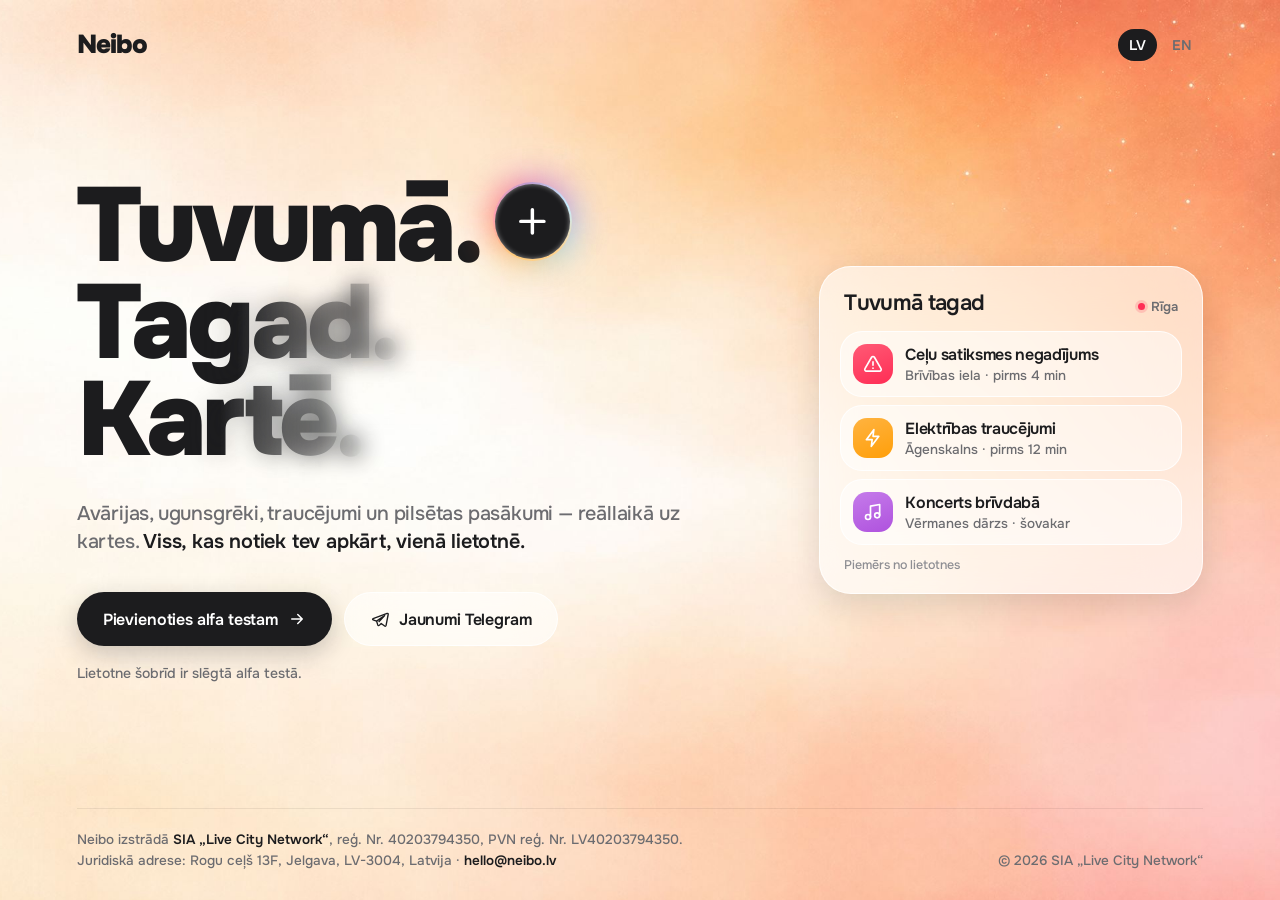
<file: index.html>
<!DOCTYPE html>
<html lang="lv">
<head>
<meta charset="UTF-8">
<meta name="viewport" content="width=device-width, initial-scale=1.0, viewport-fit=cover">
<title>Neibo — Latvijas notikumu karte reāllaikā</title>
<meta name="description" content="Avārijas, ugunsgrēki, traucējumi un pilsētas pasākumi reāllaikā uz kartes. Neibo izstrādā SIA „Live City Network“.">
<link rel="canonical" href="https://neibo.lv/">
<link rel="alternate" hreflang="lv" href="https://neibo.lv/">
<link rel="alternate" hreflang="en" href="https://neibo.lv/en/">
<meta property="og:type" content="website">
<meta property="og:title" content="Neibo — Latvijas notikumu karte reāllaikā">
<meta property="og:description" content="Viss, kas notiek tev apkārt, vienā lietotnē.">
<meta property="og:image" content="https://neibo.lv/assets/dawn-1200.jpg">
<meta name="theme-color" content="#FBE7D6">
<link rel="icon" href="icon.png">
<link rel="preload" href="assets/fonts/onest-latin-900-normal.woff2" as="font" type="font/woff2" crossorigin>
<link rel="stylesheet" href="assets/site.css">
</head>
<body>
<div class="page">

  <header class="top">
    <a class="wordmark" href="./">Neibo</a>
    <nav class="lang" aria-label="Valoda">
      <span aria-current="page">LV</span>
      <a href="en/" hreflang="en" lang="en">EN</a>
    </nav>
  </header>

  <main class="hero">
    <div>
      <h1>
        <span class="ln">Tuvumā.<span class="plus" aria-hidden="true"><span class="halo"></span><span class="rim"></span><span class="core"><svg viewBox="0 0 24 24" fill="none" stroke="#fff" stroke-width="2.4" stroke-linecap="round"><path d="M12 4v16M4 12h16"/></svg></span></span></span>
        <span class="ln fade" data-t="Tagad."><span class="s">Tagad.</span></span>
        <span class="ln fade" data-t="Kartē."><span class="s">Kartē.</span></span>
      </h1>
      <p class="lead">Avārijas, ugunsgrēki, traucējumi un pilsētas pasākumi — reāllaikā uz kartes. <strong>Viss, kas notiek tev apkārt, vienā lietotnē.</strong></p>
      <div class="actions">
        <a class="btn btn-primary" href="join/">Pievienoties alfa testam
          <svg viewBox="0 0 24 24" fill="none" stroke="currentColor" stroke-width="2" stroke-linecap="round" stroke-linejoin="round" aria-hidden="true"><path d="M5 12h14M13 6l6 6-6 6"/></svg></a>
        <a class="btn btn-glass" href="https://t.me/neibo_app">
          <svg viewBox="0 0 24 24" fill="none" stroke="currentColor" stroke-width="1.8" stroke-linejoin="round" aria-hidden="true"><path d="M21.5 4.5 2.8 11.4c-.9.3-.9 1.6 0 1.9l4.6 1.5 1.7 5.3c.3.8 1.3 1 1.9.4l2.6-2.5 4.6 3.4c.7.5 1.7.1 1.9-.8L22.9 6c.2-1-.5-1.8-1.4-1.5Z"/><path d="m7.4 14.8 10.8-7.3-8 8.6"/></svg>
          Jaunumi Telegram</a>
      </div>
      <p class="note">Lietotne šobrīd ir slēgtā alfa testā.</p>
    </div>

    <aside class="card" aria-label="Piemērs no lietotnes">
      <div class="card-head">
        <span class="card-title">Tuvumā tagad</span>
        <span class="live">Rīga</span>
      </div>
      <ul class="items">
        <li class="item">
          <span class="icon i-red"><svg viewBox="0 0 24 24" fill="none" stroke="currentColor" stroke-width="2" stroke-linecap="round" stroke-linejoin="round" aria-hidden="true"><path d="M10.3 3.9 2.4 17.6A2 2 0 0 0 4.1 20.6h15.8a2 2 0 0 0 1.7-3L13.7 3.9a2 2 0 0 0-3.4 0Z"/><path d="M12 9.5v4M12 17h.01"/></svg></span>
          <span><span class="item-title">Ceļu satiksmes negadījums</span><span class="item-meta">Brīvības iela · pirms 4 min</span></span>
        </li>
        <li class="item">
          <span class="icon i-amber"><svg viewBox="0 0 24 24" fill="none" stroke="currentColor" stroke-width="2" stroke-linecap="round" stroke-linejoin="round" aria-hidden="true"><path d="M13 2 4 14h7l-1 8 9-12h-7l1-8Z"/></svg></span>
          <span><span class="item-title">Elektrības traucējumi</span><span class="item-meta">Āgenskalns · pirms 12 min</span></span>
        </li>
        <li class="item">
          <span class="icon i-violet"><svg viewBox="0 0 24 24" fill="none" stroke="currentColor" stroke-width="2" stroke-linecap="round" stroke-linejoin="round" aria-hidden="true"><path d="M9 18V5l11-2v13"/><circle cx="6" cy="18" r="3"/><circle cx="17" cy="16" r="3"/></svg></span>
          <span><span class="item-title">Koncerts brīvdabā</span><span class="item-meta">Vērmanes dārzs · šovakar</span></span>
        </li>
      </ul>
      <p class="card-foot">Piemērs no lietotnes</p>
    </aside>
  </main>

  <footer class="foot">
    <p>Neibo izstrādā <b>SIA „Live City Network“</b>, reģ. Nr. 40203794350, PVN reģ. Nr. LV40203794350.<br>
      Juridiskā adrese: Rogu ceļš 13F, Jelgava, LV-3004, Latvija · <a href="mailto:hello@neibo.lv">hello@neibo.lv</a></p>
    <p>© 2026 SIA „Live City Network“</p>
  </footer>

</div>
</body>
</html>
</file>
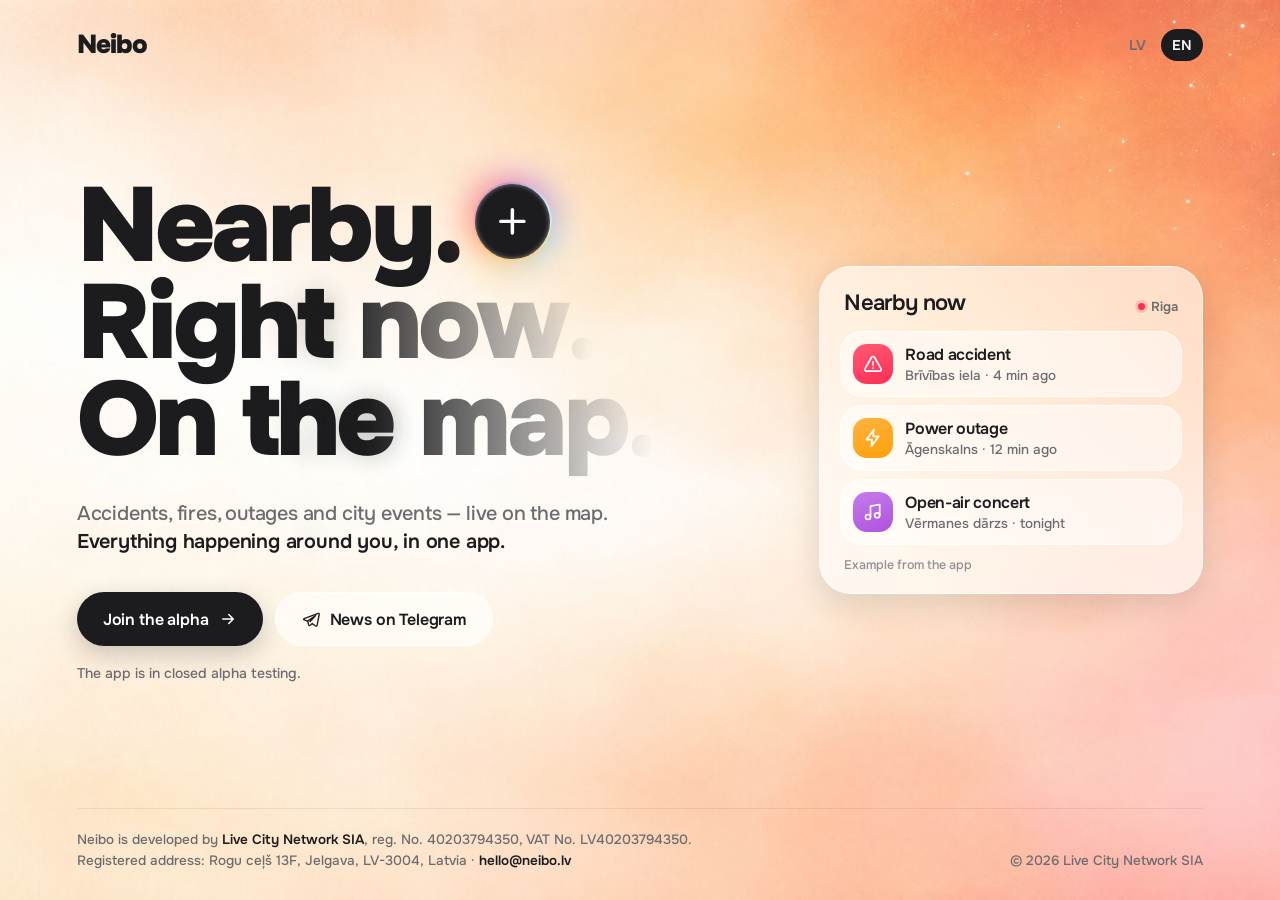
<file: en/index.html>
<!DOCTYPE html>
<html lang="en">
<head>
<meta charset="UTF-8">
<meta name="viewport" content="width=device-width, initial-scale=1.0, viewport-fit=cover">
<title>Neibo — live map of what’s happening in Latvia</title>
<meta name="description" content="Accidents, fires, outages and city events, live on the map. Neibo is developed by Live City Network SIA.">
<link rel="canonical" href="https://neibo.lv/en/">
<link rel="alternate" hreflang="lv" href="https://neibo.lv/">
<link rel="alternate" hreflang="en" href="https://neibo.lv/en/">
<meta property="og:type" content="website">
<meta property="og:title" content="Neibo — live map of what’s happening in Latvia">
<meta property="og:description" content="Everything happening around you, in one app.">
<meta property="og:image" content="https://neibo.lv/assets/dawn-1200.jpg">
<meta name="theme-color" content="#FBE7D6">
<link rel="icon" href="../icon.png">
<link rel="preload" href="../assets/fonts/onest-latin-900-normal.woff2" as="font" type="font/woff2" crossorigin>
<link rel="stylesheet" href="../assets/site.css">
</head>
<body>
<div class="page">

  <header class="top">
    <a class="wordmark" href="./">Neibo</a>
    <nav class="lang" aria-label="Language">
      <a href="../" hreflang="lv" lang="lv">LV</a>
      <span aria-current="page">EN</span>
    </nav>
  </header>

  <main class="hero">
    <div>
      <h1>
        <span class="ln">Nearby.<span class="plus" aria-hidden="true"><span class="halo"></span><span class="rim"></span><span class="core"><svg viewBox="0 0 24 24" fill="none" stroke="#fff" stroke-width="2.4" stroke-linecap="round"><path d="M12 4v16M4 12h16"/></svg></span></span></span>
        <span class="ln fade" data-t="Right now."><span class="s">Right now.</span></span>
        <span class="ln fade" data-t="On the map."><span class="s">On the map.</span></span>
      </h1>
      <p class="lead">Accidents, fires, outages and city events — live on the map. <strong>Everything happening around you, in one app.</strong></p>
      <div class="actions">
        <a class="btn btn-primary" href="../join/">Join the alpha
          <svg viewBox="0 0 24 24" fill="none" stroke="currentColor" stroke-width="2" stroke-linecap="round" stroke-linejoin="round" aria-hidden="true"><path d="M5 12h14M13 6l6 6-6 6"/></svg></a>
        <a class="btn btn-glass" href="https://t.me/neibo_app">
          <svg viewBox="0 0 24 24" fill="none" stroke="currentColor" stroke-width="1.8" stroke-linejoin="round" aria-hidden="true"><path d="M21.5 4.5 2.8 11.4c-.9.3-.9 1.6 0 1.9l4.6 1.5 1.7 5.3c.3.8 1.3 1 1.9.4l2.6-2.5 4.6 3.4c.7.5 1.7.1 1.9-.8L22.9 6c.2-1-.5-1.8-1.4-1.5Z"/><path d="m7.4 14.8 10.8-7.3-8 8.6"/></svg>
          News on Telegram</a>
      </div>
      <p class="note">The app is in closed alpha testing.</p>
    </div>

    <aside class="card" aria-label="Example from the app">
      <div class="card-head">
        <span class="card-title">Nearby now</span>
        <span class="live">Riga</span>
      </div>
      <ul class="items">
        <li class="item">
          <span class="icon i-red"><svg viewBox="0 0 24 24" fill="none" stroke="currentColor" stroke-width="2" stroke-linecap="round" stroke-linejoin="round" aria-hidden="true"><path d="M10.3 3.9 2.4 17.6A2 2 0 0 0 4.1 20.6h15.8a2 2 0 0 0 1.7-3L13.7 3.9a2 2 0 0 0-3.4 0Z"/><path d="M12 9.5v4M12 17h.01"/></svg></span>
          <span><span class="item-title">Road accident</span><span class="item-meta">Brīvības iela · 4 min ago</span></span>
        </li>
        <li class="item">
          <span class="icon i-amber"><svg viewBox="0 0 24 24" fill="none" stroke="currentColor" stroke-width="2" stroke-linecap="round" stroke-linejoin="round" aria-hidden="true"><path d="M13 2 4 14h7l-1 8 9-12h-7l1-8Z"/></svg></span>
          <span><span class="item-title">Power outage</span><span class="item-meta">Āgenskalns · 12 min ago</span></span>
        </li>
        <li class="item">
          <span class="icon i-violet"><svg viewBox="0 0 24 24" fill="none" stroke="currentColor" stroke-width="2" stroke-linecap="round" stroke-linejoin="round" aria-hidden="true"><path d="M9 18V5l11-2v13"/><circle cx="6" cy="18" r="3"/><circle cx="17" cy="16" r="3"/></svg></span>
          <span><span class="item-title">Open-air concert</span><span class="item-meta">Vērmanes dārzs · tonight</span></span>
        </li>
      </ul>
      <p class="card-foot">Example from the app</p>
    </aside>
  </main>

  <footer class="foot">
    <p>Neibo is developed by <b>Live City Network SIA</b>, reg. No. 40203794350, VAT No. LV40203794350.<br>
      Registered address: Rogu ceļš 13F, Jelgava, LV-3004, Latvia · <a href="mailto:hello@neibo.lv">hello@neibo.lv</a></p>
    <p>© 2026 Live City Network SIA</p>
  </footer>

</div>
</body>
</html>
</file>
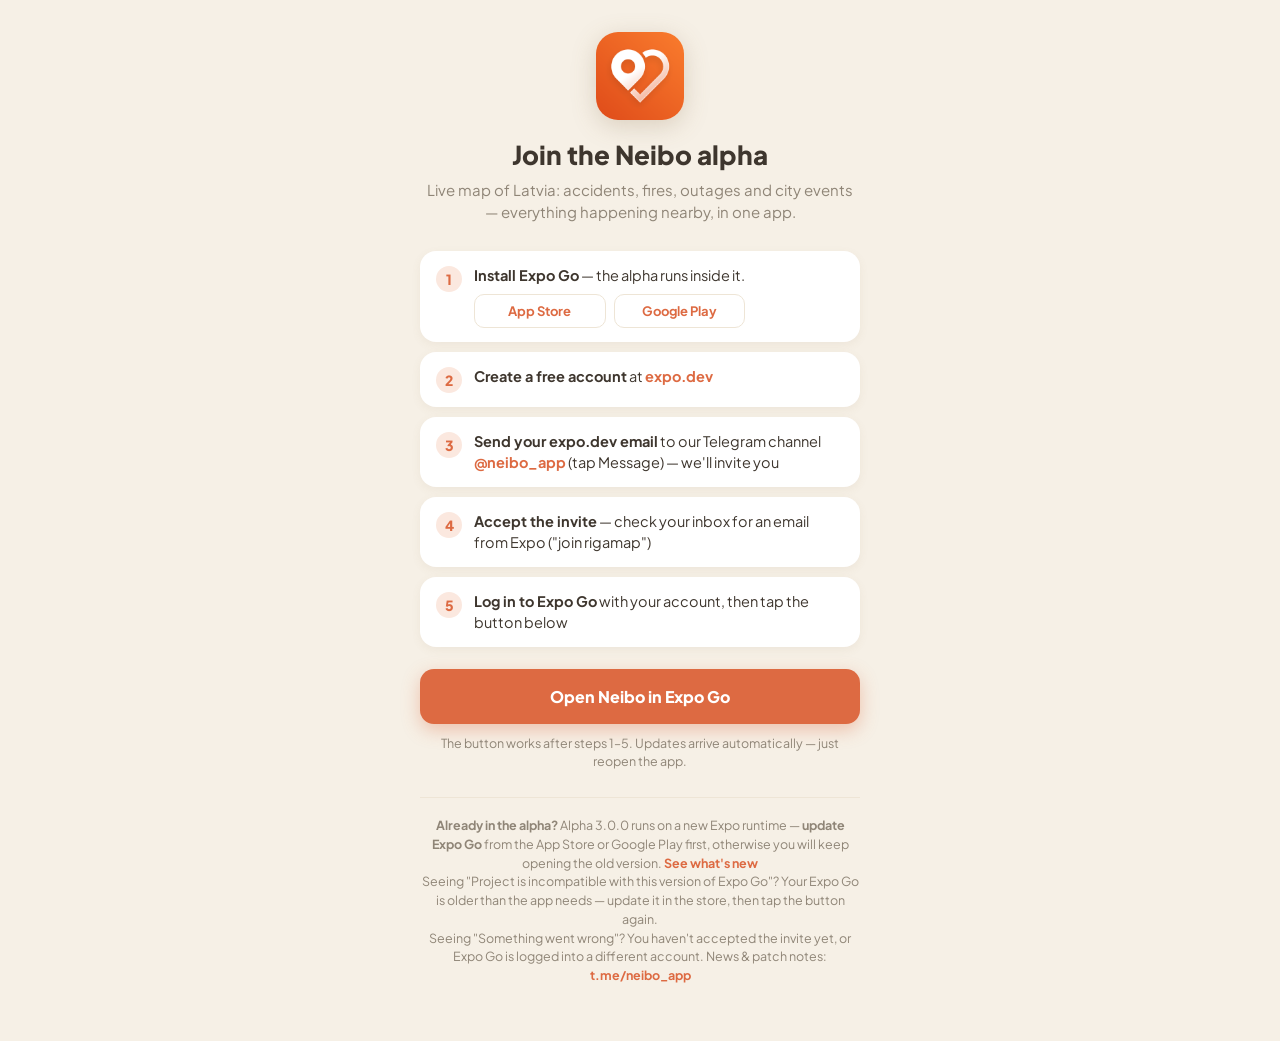
<file: join/index.html>
<!DOCTYPE html>
<html lang="en">
<head>
<meta charset="UTF-8">
<meta name="viewport" content="width=device-width, initial-scale=1.0">
<title>Join the Neibo alpha</title>
<meta name="description" content="Neibo — live map of Latvia. Join the closed alpha test.">
<meta property="og:title" content="Join the Neibo alpha">
<meta property="og:description" content="Live map of Latvia: accidents, fires, outages and city events — in one app.">
<meta property="og:image" content="https://neibo.lv/icon.png">
<link rel="icon" href="../icon.png">
<link rel="preconnect" href="https://fonts.googleapis.com">
<link rel="preconnect" href="https://fonts.gstatic.com" crossorigin>
<link href="https://fonts.googleapis.com/css2?family=Plus+Jakarta+Sans:wght@500;700;800&display=swap" rel="stylesheet">
<style>
  :root {
    --bg: #F6F0E6; --surface: #FFFFFF; --line: #EEE5D6;
    --primary: #DD6A42; --primary-dark: #C25735;
    --text: #3E362E; --text-mid: #8F8577;
  }
  * { margin: 0; padding: 0; box-sizing: border-box; }
  body {
    font-family: 'Plus Jakarta Sans', -apple-system, system-ui, sans-serif;
    background: var(--bg); color: var(--text);
    display: flex; justify-content: center; padding: 32px 20px 56px;
  }
  .wrap { width: 100%; max-width: 440px; }
  .logo { width: 88px; height: 88px; border-radius: 22px; display: block; margin: 0 auto 18px; box-shadow: 0 6px 24px rgba(138,110,75,.25); }
  h1 { font-size: 26px; font-weight: 800; text-align: center; }
  .sub { text-align: center; color: var(--text-mid); font-size: 15px; margin: 8px 0 28px; line-height: 1.45; }
  .step {
    background: var(--surface); border-radius: 16px; padding: 14px 16px;
    display: flex; gap: 12px; align-items: flex-start; margin-bottom: 10px;
    box-shadow: 0 3px 10px rgba(138,110,75,.08);
  }
  .num {
    flex: none; width: 26px; height: 26px; border-radius: 50%;
    background: #FBE8DF; color: var(--primary); font-weight: 800; font-size: 14px;
    display: flex; align-items: center; justify-content: center; margin-top: 1px;
  }
  .step p { font-size: 14.5px; line-height: 1.45; }
  .step a { color: var(--primary); font-weight: 700; text-decoration: none; }
  .stores { display: flex; gap: 8px; margin-top: 8px; }
  .store {
    flex: 1; text-align: center; font-size: 13px; font-weight: 700;
    border: 1.5px solid var(--line); border-radius: 10px; padding: 8px 4px;
    color: var(--text); text-decoration: none;
  }
  .cta {
    display: block; text-align: center; background: var(--primary); color: #fff;
    font-size: 16px; font-weight: 800; text-decoration: none;
    border-radius: 14px; padding: 17px 16px; margin: 22px 0 10px;
    box-shadow: 0 6px 18px rgba(221,106,66,.35);
  }
  .cta:active { background: var(--primary-dark); }
  .hint { text-align: center; color: var(--text-mid); font-size: 12.5px; line-height: 1.5; }
  .hint a { color: var(--primary); font-weight: 700; text-decoration: none; }
  .divider { border: none; border-top: 1px solid var(--line); margin: 26px 0 18px; }
</style>
</head>
<body>
<div class="wrap">
  <img class="logo" src="../icon.png" alt="Neibo logo">
  <h1>Join the Neibo alpha</h1>
  <p class="sub">Live map of Latvia: accidents, fires, outages and city events — everything happening nearby, in one app.</p>

  <!-- ВАЖНО: в ссылке CTA ниже жёстко прописан runtime-version. Его надо
       менять при КАЖДОМ подъёме мажорной версии Expo SDK, иначе Expo Go
       запросит обновление под старый рантайм и покажет «Project is
       incompatible with this version of Expo Go». Сейчас: exposdk:58.0.0
       (Alpha 4.1.0, 01.11.2026). -->
  <div class="step"><div class="num">1</div>
    <div>
      <p><b>Install Expo Go</b> — the alpha runs inside it.</p>
      <div class="stores">
        <a class="store" href="https://apps.apple.com/app/expo-go/id982107779">App Store</a>
        <a class="store" href="https://play.google.com/store/apps/details?id=host.exp.exponent">Google Play</a>
      </div>
    </div>
  </div>

  <div class="step"><div class="num">2</div>
    <p><b>Create a free account</b> at <a href="https://expo.dev/signup">expo.dev</a></p>
  </div>

  <div class="step"><div class="num">3</div>
    <p><b>Send your expo.dev email</b> to our Telegram channel <a href="https://t.me/neibo_app">@neibo_app</a> (tap Message) — we'll invite you</p>
  </div>

  <div class="step"><div class="num">4</div>
    <p><b>Accept the invite</b> — check your inbox for an email from Expo ("join rigamap")</p>
  </div>

  <div class="step"><div class="num">5</div>
    <p><b>Log in to Expo Go</b> with your account, then tap the button below</p>
  </div>

  <a class="cta" href="exp://u.expo.dev/bff3cc4e-3219-47c0-972f-e19bb8d88619?channel-name=preview&amp;runtime-version=exposdk:58.0.0">Open Neibo in Expo Go</a>
  <p class="hint">The button works after steps 1–5. Updates arrive automatically — just reopen the app.</p>

  <hr class="divider">
  <p class="hint"><b>Already in the alpha?</b> Alpha 3.0.0 runs on a new Expo runtime — <b>update Expo Go</b> from the App Store or Google Play first, otherwise you will keep opening the old version. <a href="../changelog.html">See what's new</a></p>
  <p class="hint">Seeing "Project is incompatible with this version of Expo Go"? Your Expo Go is older than the app needs — update it in the store, then tap the button again.</p>
  <p class="hint">Seeing "Something went wrong"? You haven't accepted the invite yet, or Expo Go is logged into a different account. News &amp; patch notes: <a href="https://t.me/neibo_app">t.me/neibo_app</a></p>
</div>
</body>
</html>
</file>
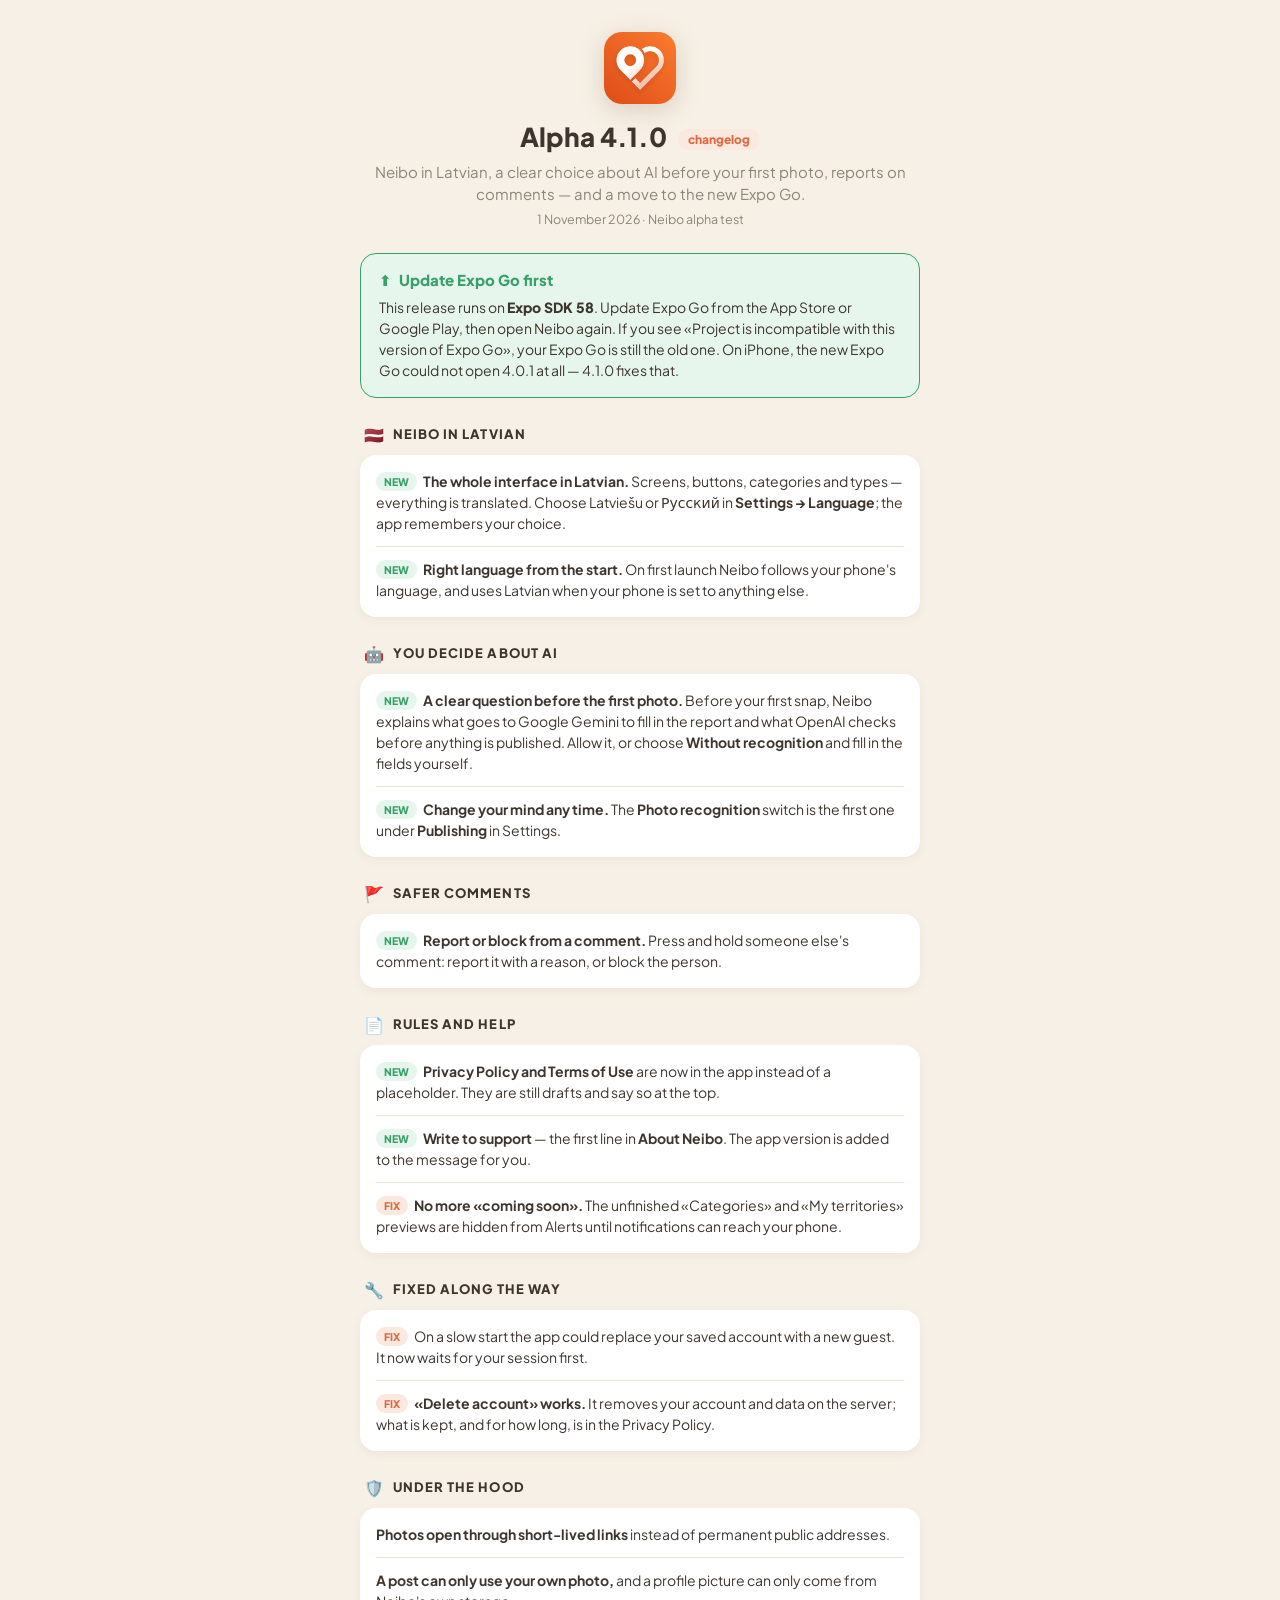
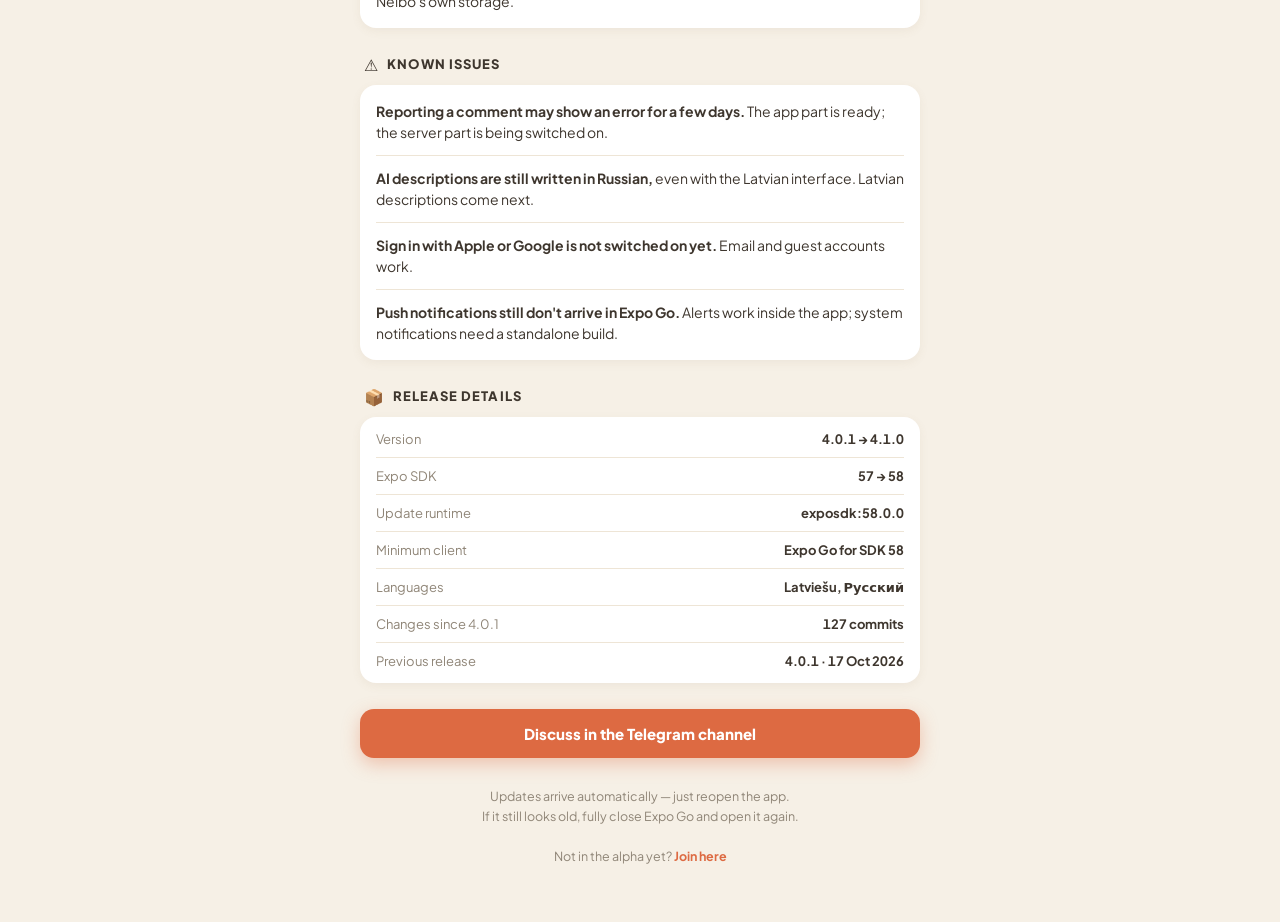
<file: changelog.html>
<!DOCTYPE html>
<html lang="en">
<head>
<meta charset="UTF-8">
<meta name="viewport" content="width=device-width, initial-scale=1.0">
<title>Neibo — Alpha 4.1.0 changelog</title>
<meta name="description" content="Everything new in Neibo Alpha 4.1.0 — full changelog.">
<meta property="og:title" content="Neibo Alpha 4.1.0 — full changelog">
<meta property="og:description" content="Report in one press with AI, a map that reads like Bolt, new categories, Places, replies in comments and saved guest accounts.">
<meta property="og:image" content="https://et3r9ity.github.io/neibo/icon.png">
<link rel="icon" href="icon.png">
<link rel="preconnect" href="https://fonts.googleapis.com">
<link rel="preconnect" href="https://fonts.gstatic.com" crossorigin>
<link href="https://fonts.googleapis.com/css2?family=Plus+Jakarta+Sans:wght@500;600;700;800&display=swap" rel="stylesheet">
<style>
  :root {
    --bg: #F6F0E6; --surface: #FFFFFF; --line: #EEE5D6;
    --primary: #DD6A42; --primary-dark: #C25735; --primary-soft: #FBE8DF;
    --green: #38A169; --green-soft: #E6F6EC;
    --text: #3E362E; --text-mid: #8F8577;
  }
  * { margin: 0; padding: 0; box-sizing: border-box; }
  body {
    font-family: 'Plus Jakarta Sans', -apple-system, system-ui, sans-serif;
    background: var(--bg); color: var(--text);
    display: flex; justify-content: center; padding: 32px 20px 56px;
  }
  .wrap { width: 100%; max-width: 560px; }
  .logo { width: 72px; height: 72px; border-radius: 18px; display: block; margin: 0 auto 16px; box-shadow: 0 6px 24px rgba(138,110,75,.25); }
  h1 { font-size: 26px; font-weight: 800; text-align: center; }
  .sub { text-align: center; color: var(--text-mid); font-size: 15px; margin: 8px 0 6px; line-height: 1.45; }
  .date { text-align: center; color: var(--text-mid); font-size: 12.5px; margin-bottom: 26px; }
  .badge {
    display: inline-block; background: var(--primary-soft); color: var(--primary);
    font-size: 12px; font-weight: 800; border-radius: 999px; padding: 3px 10px;
    vertical-align: middle; margin-left: 6px;
  }
  h2 {
    font-size: 13px; font-weight: 800; letter-spacing: .08em; text-transform: uppercase;
    color: var(--text); margin: 26px 4px 10px; display: flex; align-items: center; gap: 8px;
  }
  h2 .emoji { font-size: 16px; }
  .card {
    background: var(--surface); border-radius: 16px; padding: 4px 16px;
    box-shadow: 0 3px 10px rgba(138,110,75,.08);
  }
  .item { padding: 12px 0; border-bottom: 1px solid var(--line); }
  .item:last-child { border-bottom: none; }
  .item b { font-weight: 700; }
  .item p { font-size: 14px; line-height: 1.5; color: var(--text); }
  .item .more { color: var(--text-mid); font-size: 13px; line-height: 1.5; margin-top: 3px; }
  .tag {
    display: inline-block; font-size: 10.5px; font-weight: 800; border-radius: 999px;
    padding: 2px 8px; margin-right: 6px; vertical-align: 1px;
  }
  .tag.new { background: var(--green-soft); color: var(--green); }
  .tag.fix { background: var(--primary-soft); color: var(--primary); }
  /* Спокойная плашка: в этом релизе Expo Go обновлять не нужно */
  .notice {
    background: var(--green-soft); border: 1.5px solid var(--green);
    border-radius: 16px; padding: 16px 18px; margin-bottom: 4px;
  }
  .notice h3 {
    font-size: 15px; font-weight: 800; color: var(--green);
    margin-bottom: 7px; display: flex; align-items: center; gap: 7px;
  }
  .notice p { font-size: 14px; line-height: 1.5; }
  .notice b { font-weight: 800; }
  .foot {
    text-align: center; color: var(--text-mid); font-size: 12.5px; line-height: 1.6;
    margin-top: 28px;
  }
  .foot a { color: var(--primary); font-weight: 700; text-decoration: none; }
  .cta {
    display: block; text-align: center; background: var(--primary); color: #fff;
    font-size: 15px; font-weight: 800; text-decoration: none;
    border-radius: 14px; padding: 15px 16px; margin: 26px 0 8px;
    box-shadow: 0 6px 18px rgba(221,106,66,.35);
  }
  .cta:active { background: var(--primary-dark); }
  .specs { margin-top: 26px; }
  .spec { display: flex; justify-content: space-between; gap: 12px; padding: 10px 0; border-bottom: 1px solid var(--line); font-size: 13px; }
  .spec:last-child { border-bottom: none; }
  .spec dt { color: var(--text-mid); }
  .spec dd { font-weight: 700; text-align: right; font-variant-numeric: tabular-nums; }
</style>
</head>
<body>
<div class="wrap">
  <img class="logo" src="icon.png" alt="Neibo">
  <h1>Alpha 4.1.0 <span class="badge">changelog</span></h1>
  <p class="sub">Neibo in Latvian, a clear choice about AI before your first photo, reports on comments — and a move to the new Expo Go.</p>
  <p class="date">1 November 2026 · Neibo alpha test</p>

  <div class="notice">
    <h3><span>⬆️</span> Update Expo Go first</h3>
    <p>This release runs on <b>Expo SDK 58</b>. Update Expo Go from the App Store or Google Play, then open Neibo again. If you see «Project is incompatible with this version of Expo Go», your Expo Go is still the old one. On iPhone, the new Expo Go could not open 4.0.1 at all — 4.1.0 fixes that.</p>
  </div>

  <h2><span class="emoji">🇱🇻</span> Neibo in Latvian</h2>
  <div class="card">
    <div class="item"><p><span class="tag new">NEW</span><b>The whole interface in Latvian.</b> Screens, buttons, categories and types — everything is translated. Choose Latviešu or Русский in <b>Settings → Language</b>; the app remembers your choice.</p></div>
    <div class="item"><p><span class="tag new">NEW</span><b>Right language from the start.</b> On first launch Neibo follows your phone's language, and uses Latvian when your phone is set to anything else.</p></div>
  </div>

  <h2><span class="emoji">🤖</span> You decide about AI</h2>
  <div class="card">
    <div class="item"><p><span class="tag new">NEW</span><b>A clear question before the first photo.</b> Before your first snap, Neibo explains what goes to Google Gemini to fill in the report and what OpenAI checks before anything is published. Allow it, or choose <b>Without recognition</b> and fill in the fields yourself.</p></div>
    <div class="item"><p><span class="tag new">NEW</span><b>Change your mind any time.</b> The <b>Photo recognition</b> switch is the first one under <b>Publishing</b> in Settings.</p></div>
  </div>

  <h2><span class="emoji">🚩</span> Safer comments</h2>
  <div class="card">
    <div class="item"><p><span class="tag new">NEW</span><b>Report or block from a comment.</b> Press and hold someone else's comment: report it with a reason, or block the person.</p></div>
  </div>

  <h2><span class="emoji">📄</span> Rules and help</h2>
  <div class="card">
    <div class="item"><p><span class="tag new">NEW</span><b>Privacy Policy and Terms of Use</b> are now in the app instead of a placeholder. They are still drafts and say so at the top.</p></div>
    <div class="item"><p><span class="tag new">NEW</span><b>Write to support</b> — the first line in <b>About Neibo</b>. The app version is added to the message for you.</p></div>
    <div class="item"><p><span class="tag fix">FIX</span><b>No more «coming soon».</b> The unfinished «Categories» and «My territories» previews are hidden from Alerts until notifications can reach your phone.</p></div>
  </div>

  <h2><span class="emoji">🔧</span> Fixed along the way</h2>
  <div class="card">
    <div class="item"><p><span class="tag fix">FIX</span>On a slow start the app could replace your saved account with a new guest. It now waits for your session first.</p></div>
    <div class="item"><p><span class="tag fix">FIX</span><b>«Delete account» works.</b> It removes your account and data on the server; what is kept, and for how long, is in the Privacy Policy.</p></div>
  </div>

  <h2><span class="emoji">🛡️</span> Under the hood</h2>
  <div class="card">
    <div class="item"><p><b>Photos open through short-lived links</b> instead of permanent public addresses.</p></div>
    <div class="item"><p><b>A post can only use your own photo,</b> and a profile picture can only come from Neibo's own storage.</p></div>
  </div>

  <h2><span class="emoji">⚠️</span> Known issues</h2>
  <div class="card">
    <div class="item"><p><b>Reporting a comment may show an error for a few days.</b> The app part is ready; the server part is being switched on.</p></div>
    <div class="item"><p><b>AI descriptions are still written in Russian,</b> even with the Latvian interface. Latvian descriptions come next.</p></div>
    <div class="item"><p><b>Sign in with Apple or Google is not switched on yet.</b> Email and guest accounts work.</p></div>
    <div class="item"><p><b>Push notifications still don't arrive in Expo Go.</b> Alerts work inside the app; system notifications need a standalone build.</p></div>
  </div>

  <h2><span class="emoji">📦</span> Release details</h2>
  <div class="card">
    <dl class="specs" style="margin-top:0">
      <div class="spec"><dt>Version</dt><dd>4.0.1 → 4.1.0</dd></div>
      <div class="spec"><dt>Expo SDK</dt><dd>57 → 58</dd></div>
      <div class="spec"><dt>Update runtime</dt><dd>exposdk:58.0.0</dd></div>
      <div class="spec"><dt>Minimum client</dt><dd>Expo Go for SDK 58</dd></div>
      <div class="spec"><dt>Languages</dt><dd>Latviešu, Русский</dd></div>
      <div class="spec"><dt>Changes since 4.0.1</dt><dd>127 commits</dd></div>
      <div class="spec"><dt>Previous release</dt><dd>4.0.1 · 17 Oct 2026</dd></div>
    </dl>
  </div>

  <a class="cta" href="https://t.me/neibo_app">Discuss in the Telegram channel</a>
  <p class="foot">Updates arrive automatically — just reopen the app.<br>If it still looks old, fully close Expo Go and open it again.<br><br>Not in the alpha yet? <a href="https://et3r9ity.github.io/neibo/">Join here</a></p>
</div>
</body>
</html>
</file>
<file: assets/site.css>
/* neibo.lv — главная. Стиль — telegram/BANNER-STYLE.md (Onest, чернила #1C1C1E, рассветный плейт). */

@font-face { font-family: 'Onest'; font-style: normal; font-display: swap; font-weight: 500;
  src: url(fonts/onest-latin-500-normal.woff2) format('woff2');
  unicode-range: U+0000-00FF,U+0131,U+0152-0153,U+02BB-02BC,U+02C6,U+02DA,U+02DC,U+0304,U+0308,U+0329,U+2000-206F,U+20AC,U+2122,U+2191,U+2193,U+2212,U+2215,U+FEFF,U+FFFD; }
@font-face { font-family: 'Onest'; font-style: normal; font-display: swap; font-weight: 500;
  src: url(fonts/onest-latin-ext-500-normal.woff2) format('woff2');
  unicode-range: U+0100-02BA,U+02BD-02C5,U+02C7-02CC,U+02CE-02D7,U+02DD-02FF,U+0304,U+0308,U+0329,U+1D00-1DBF,U+1E00-1E9F,U+1EF2-1EFF,U+2020,U+20A0-20AB,U+20AD-20C0,U+2113,U+2C60-2C7F,U+A720-A7FF; }
@font-face { font-family: 'Onest'; font-style: normal; font-display: swap; font-weight: 600;
  src: url(fonts/onest-latin-600-normal.woff2) format('woff2');
  unicode-range: U+0000-00FF,U+0131,U+0152-0153,U+02BB-02BC,U+02C6,U+02DA,U+02DC,U+0304,U+0308,U+0329,U+2000-206F,U+20AC,U+2122,U+2191,U+2193,U+2212,U+2215,U+FEFF,U+FFFD; }
@font-face { font-family: 'Onest'; font-style: normal; font-display: swap; font-weight: 600;
  src: url(fonts/onest-latin-ext-600-normal.woff2) format('woff2');
  unicode-range: U+0100-02BA,U+02BD-02C5,U+02C7-02CC,U+02CE-02D7,U+02DD-02FF,U+0304,U+0308,U+0329,U+1D00-1DBF,U+1E00-1E9F,U+1EF2-1EFF,U+2020,U+20A0-20AB,U+20AD-20C0,U+2113,U+2C60-2C7F,U+A720-A7FF; }
@font-face { font-family: 'Onest'; font-style: normal; font-display: swap; font-weight: 900;
  src: url(fonts/onest-latin-900-normal.woff2) format('woff2');
  unicode-range: U+0000-00FF,U+0131,U+0152-0153,U+02BB-02BC,U+02C6,U+02DA,U+02DC,U+0304,U+0308,U+0329,U+2000-206F,U+20AC,U+2122,U+2191,U+2193,U+2212,U+2215,U+FEFF,U+FFFD; }
@font-face { font-family: 'Onest'; font-style: normal; font-display: swap; font-weight: 900;
  src: url(fonts/onest-latin-ext-900-normal.woff2) format('woff2');
  unicode-range: U+0100-02BA,U+02BD-02C5,U+02C7-02CC,U+02CE-02D7,U+02DD-02FF,U+0304,U+0308,U+0329,U+1D00-1DBF,U+1E00-1E9F,U+1EF2-1EFF,U+2020,U+20A0-20AB,U+20AD-20C0,U+2113,U+2C60-2C7F,U+A720-A7FF; }

:root {
  --ink: #1C1C1E;
  --grey: #8E8E93;
  --grey-dark: #6C6C70;
  --glass: rgba(255, 255, 255, .62);
  --glass-edge: rgba(255, 255, 255, .78);
  --tile: rgba(255, 255, 255, .5);
  --tile-edge: rgba(255, 255, 255, .85);
  --gutter: clamp(16px, 6vw, 96px);
  --ease: cubic-bezier(.2, .8, .2, 1);
}

* { margin: 0; padding: 0; box-sizing: border-box; }

html { -webkit-text-size-adjust: 100%; }

body {
  font-family: 'Onest', -apple-system, system-ui, sans-serif;
  font-weight: 500;
  color: var(--ink);
  background: #FBE7D6;
  -webkit-font-smoothing: antialiased;
  text-rendering: optimizeLegibility;
}

/* Рассветный плейт: fixed-слой, а не background-attachment (iOS его не держит). */
body::before {
  content: "";
  position: fixed;
  inset: 0;
  z-index: -1;
  background: #FBE7D6 url(dawn.jpg) 30% center / cover no-repeat;
}
@media (max-width: 700px) {
  body::before { background-image: url(dawn-1200.jpg); background-position: 18% center; }
}

a { color: inherit; }

.page {
  min-height: 100vh;
  min-height: 100svh;
  display: grid;
  grid-template-rows: auto 1fr auto;
  padding: 28px var(--gutter) 28px;
}

/* ---------- шапка ---------- */
.top {
  display: flex;
  align-items: center;
  justify-content: space-between;
}
.wordmark {
  font-weight: 900;
  font-size: 26px;
  letter-spacing: -0.04em;
  text-decoration: none;
}
.lang {
  display: flex;
  gap: 4px;
  font-size: 14px;
  font-weight: 600;
}
.lang a, .lang span {
  padding: 7px 11px;
  border-radius: 999px;
  text-decoration: none;
}
.lang span { background: var(--ink); color: #fff; }
.lang a { color: var(--grey-dark); transition: background-color 160ms var(--ease), color 160ms var(--ease); }
.lang a:hover { background: var(--tile); color: var(--ink); }

/* ---------- первый экран ---------- */
.hero {
  display: grid;
  grid-template-columns: minmax(0, 1.15fr) minmax(0, .85fr);
  align-items: center;
  align-content: center;
  gap: 48px;
  padding: 56px 0 64px;
}

h1 {
  font-weight: 900;
  font-size: clamp(54px, 8.2vw, 116px);
  line-height: .92;
  letter-spacing: -0.035em;
  margin-bottom: 32px;
  text-wrap: balance;
}
h1 .ln { display: block; position: relative; width: max-content; max-width: 100%; }

/* Фирменный приём: правые концы строк 2–3 уходят в мягкий блюр. */
h1 .fade .s {
  -webkit-mask-image: linear-gradient(90deg, #000 0, #000 50%, transparent 100%);
          mask-image: linear-gradient(90deg, #000 0, #000 50%, transparent 100%);
}
h1 .fade::after {
  content: attr(data-t);
  content: attr(data-t) / "";
  /* Запас .5em вокруг текста: иначе маска обрезает размытие прямоугольником. */
  position: absolute;
  left: -.5em;
  top: -.5em;
  padding: .5em;
  filter: blur(.11em);
  opacity: .65;
  -webkit-mask-image: linear-gradient(90deg, transparent 42%, #000 76%);
          mask-image: linear-gradient(90deg, transparent 42%, #000 76%);
  pointer-events: none;
  user-select: none;
}

/* Кнопка «+» с ореолом ИИ, встроена в первую строку. */
.plus {
  position: relative;
  display: inline-block;
  width: .72em;
  height: .72em;
  margin-left: .14em;
  vertical-align: .02em;
}
.plus .halo {
  position: absolute;
  inset: -6%;
  border-radius: 50%;
  background: conic-gradient(from 210deg, #FF9F0A, #FF2D55, #AF52DE, #5AC8FA, #FF9F0A);
  filter: blur(.16em);
  opacity: .7;
}
.plus .rim {
  position: absolute;
  inset: -2.5%;
  border-radius: 50%;
  background: conic-gradient(from 210deg, #FFCC7D, #FFA0B2, #BD9CCE, #C7EDFF, #FFD390, #FFCC7D);
}
.plus .core {
  position: absolute;
  inset: 0;
  border-radius: 50%;
  background: var(--ink);
  box-shadow: inset 0 0 .05em rgba(255, 255, 255, .5);
  display: grid;
  place-items: center;
}
.plus svg { width: 46%; height: 46%; }

.lead {
  font-size: clamp(18px, 1.55vw, 22px);
  line-height: 1.42;
  letter-spacing: -0.01em;
  color: var(--grey-dark);
  max-width: 31em;
  text-wrap: pretty;
}
.lead strong { color: var(--ink); font-weight: 600; }

.actions {
  display: flex;
  flex-wrap: wrap;
  gap: 12px;
  margin-top: 36px;
}
.btn {
  display: inline-flex;
  align-items: center;
  gap: 10px;
  height: 54px;
  padding: 0 26px;
  border-radius: 27px;
  font-size: 16px;
  font-weight: 600;
  letter-spacing: -0.01em;
  text-decoration: none;
  transition: transform 160ms var(--ease), box-shadow 160ms var(--ease), background-color 160ms var(--ease);
}
.btn:active { transform: scale(.97); }
.btn-primary {
  background: var(--ink);
  color: #fff;
  box-shadow: 0 8px 24px rgba(28, 28, 30, .22);
}
.btn-primary:hover { box-shadow: 0 10px 30px rgba(28, 28, 30, .3); transform: translateY(-1px); }
.btn-glass {
  background: var(--glass);
  border: 1px solid var(--glass-edge);
  -webkit-backdrop-filter: blur(20px) saturate(1.3);
          backdrop-filter: blur(20px) saturate(1.3);
  color: var(--ink);
}
.btn-glass:hover { background: rgba(255, 255, 255, .78); transform: translateY(-1px); }
.btn svg { width: 18px; height: 18px; flex: none; }

.note {
  margin-top: 18px;
  font-size: 14px;
  color: var(--grey-dark);
}

/* ---------- карточка-пример из приложения ---------- */
.card {
  justify-self: end;
  width: min(100%, 384px);
  padding: 20px;
  border-radius: 32px;
  background: var(--glass);
  border: 1px solid var(--glass-edge);
  -webkit-backdrop-filter: blur(28px) saturate(1.25);
          backdrop-filter: blur(28px) saturate(1.25);
  box-shadow: 0 10px 32px rgba(0, 0, 0, .12);
}
.card-head {
  display: flex;
  align-items: baseline;
  justify-content: space-between;
  gap: 12px;
  padding: 2px 4px 14px;
}
.card-title {
  font-size: 22px;
  font-weight: 600;
  letter-spacing: -0.03em;
}
.live {
  display: inline-flex;
  align-items: center;
  gap: 6px;
  font-size: 13px;
  font-weight: 600;
  color: var(--grey-dark);
}
.live::before {
  content: "";
  width: 7px;
  height: 7px;
  border-radius: 50%;
  background: #FF2D55;
  box-shadow: 0 0 0 3px rgba(255, 45, 85, .18);
}
.items { list-style: none; display: grid; gap: 8px; }
.item {
  display: grid;
  grid-template-columns: 40px 1fr;
  gap: 12px;
  align-items: center;
  padding: 12px;
  border-radius: 22px;
  background: var(--tile);
  border: 1px solid var(--tile-edge);
}
.icon {
  width: 40px;
  height: 40px;
  border-radius: 14px;
  display: grid;
  place-items: center;
  color: #fff;
}
.icon svg { width: 20px; height: 20px; }
.i-red { background: linear-gradient(160deg, #FF5A75, #FF2D55); }
.i-amber { background: linear-gradient(160deg, #FFB340, #FF9F0A); }
.i-violet { background: linear-gradient(160deg, #C57BEA, #AF52DE); }
.item-title { font-size: 16px; font-weight: 600; letter-spacing: -0.02em; line-height: 1.25; }
.item-meta { display: block; font-size: 13.5px; color: var(--grey-dark); margin-top: 2px; }
.card-foot {
  padding: 12px 4px 0;
  font-size: 12.5px;
  color: var(--grey);
}

/* ---------- подвал с реквизитами ---------- */
.foot {
  display: flex;
  flex-wrap: wrap;
  justify-content: space-between;
  align-items: flex-end;
  gap: 12px 32px;
  padding-top: 20px;
  border-top: 1px solid rgba(28, 28, 30, .08);
  font-size: 13.5px;
  line-height: 1.6;
  color: var(--grey-dark);
}
.foot p { max-width: 62em; }
.foot b { font-weight: 600; color: var(--ink); }
.foot a { text-decoration: none; color: var(--ink); font-weight: 600; }
.foot a:hover { text-decoration: underline; text-underline-offset: 3px; }

/* ---------- адаптив ---------- */
@media (max-width: 960px) {
  .hero { grid-template-columns: 1fr; gap: 40px; padding: 40px 0 48px; }
  .card { justify-self: start; }
}
@media (max-width: 520px) {
  .page { padding-top: 20px; }
  h1 { font-size: 11vw; }
  .actions { flex-direction: column; align-items: stretch; }
  .btn { justify-content: center; }
  h1 { margin-bottom: 24px; }
}

@media (prefers-reduced-motion: reduce) {
  .btn { transition: none; }
}
</file>
